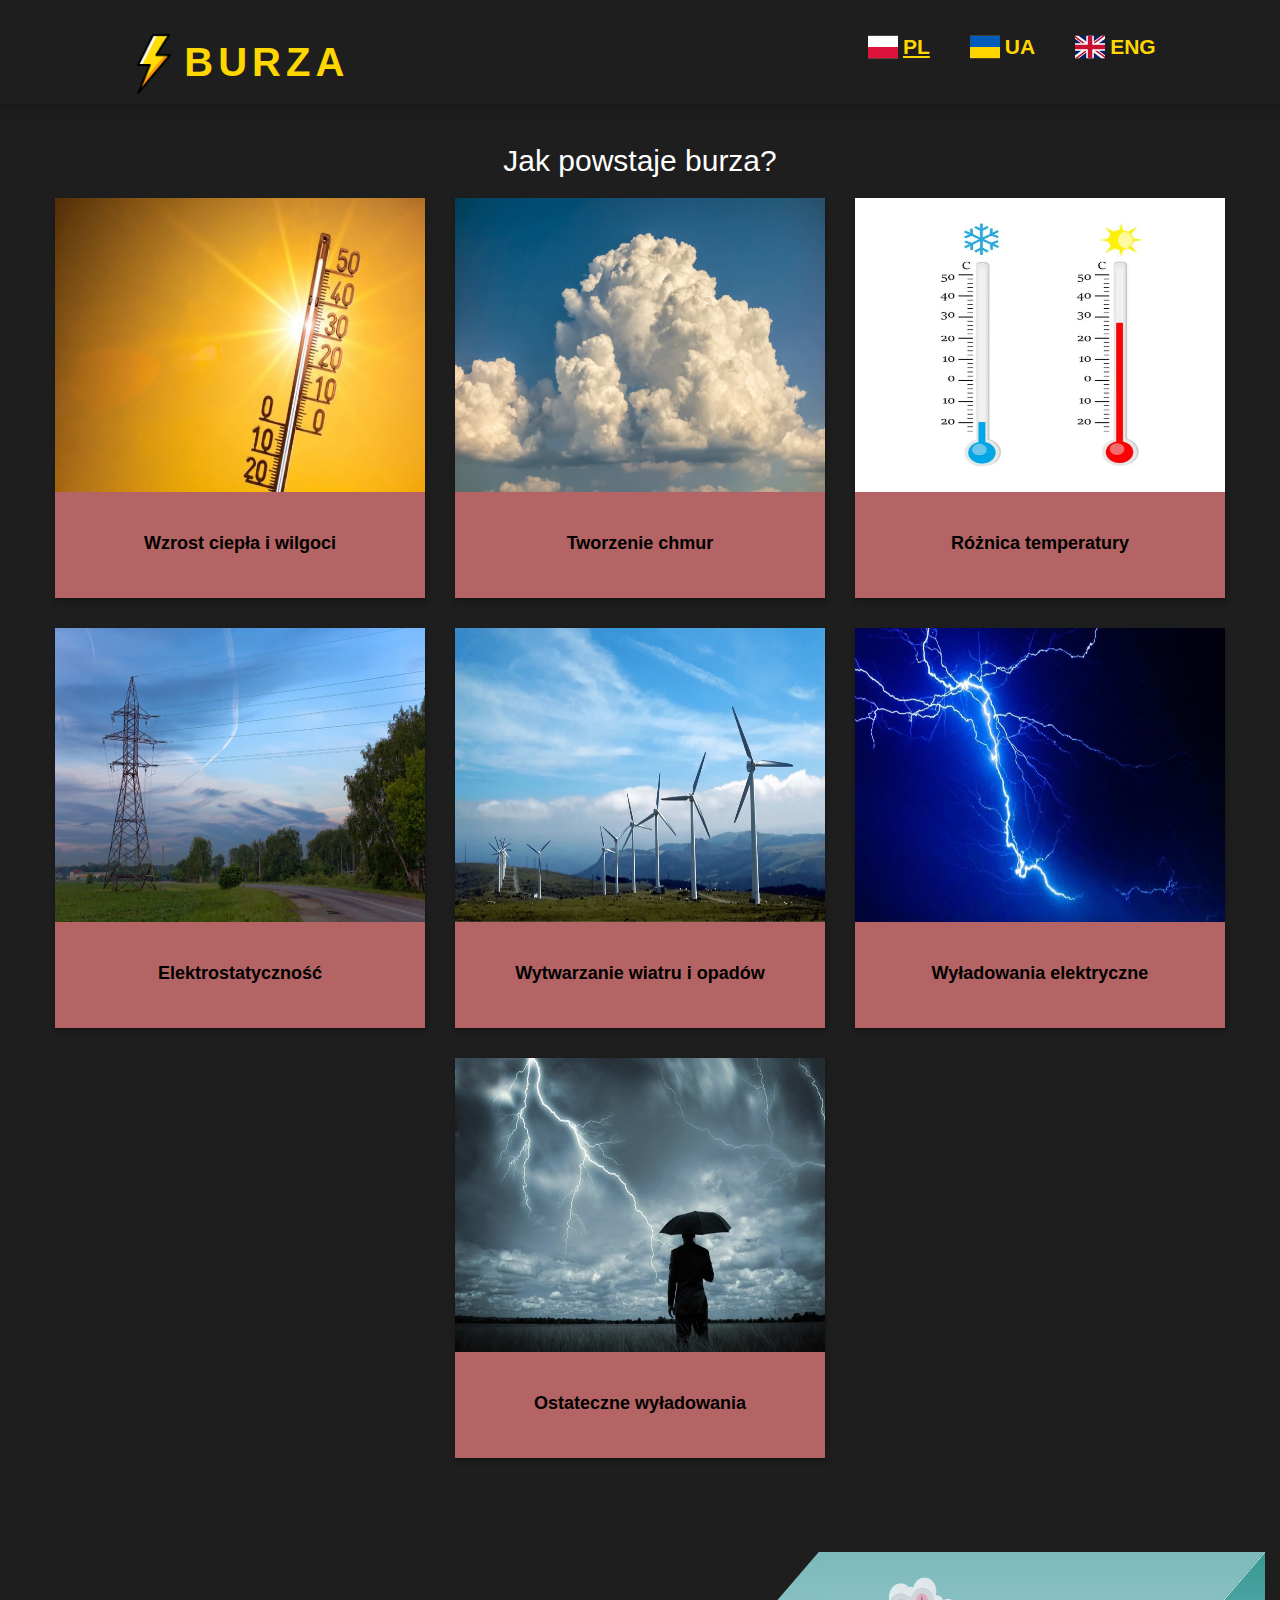
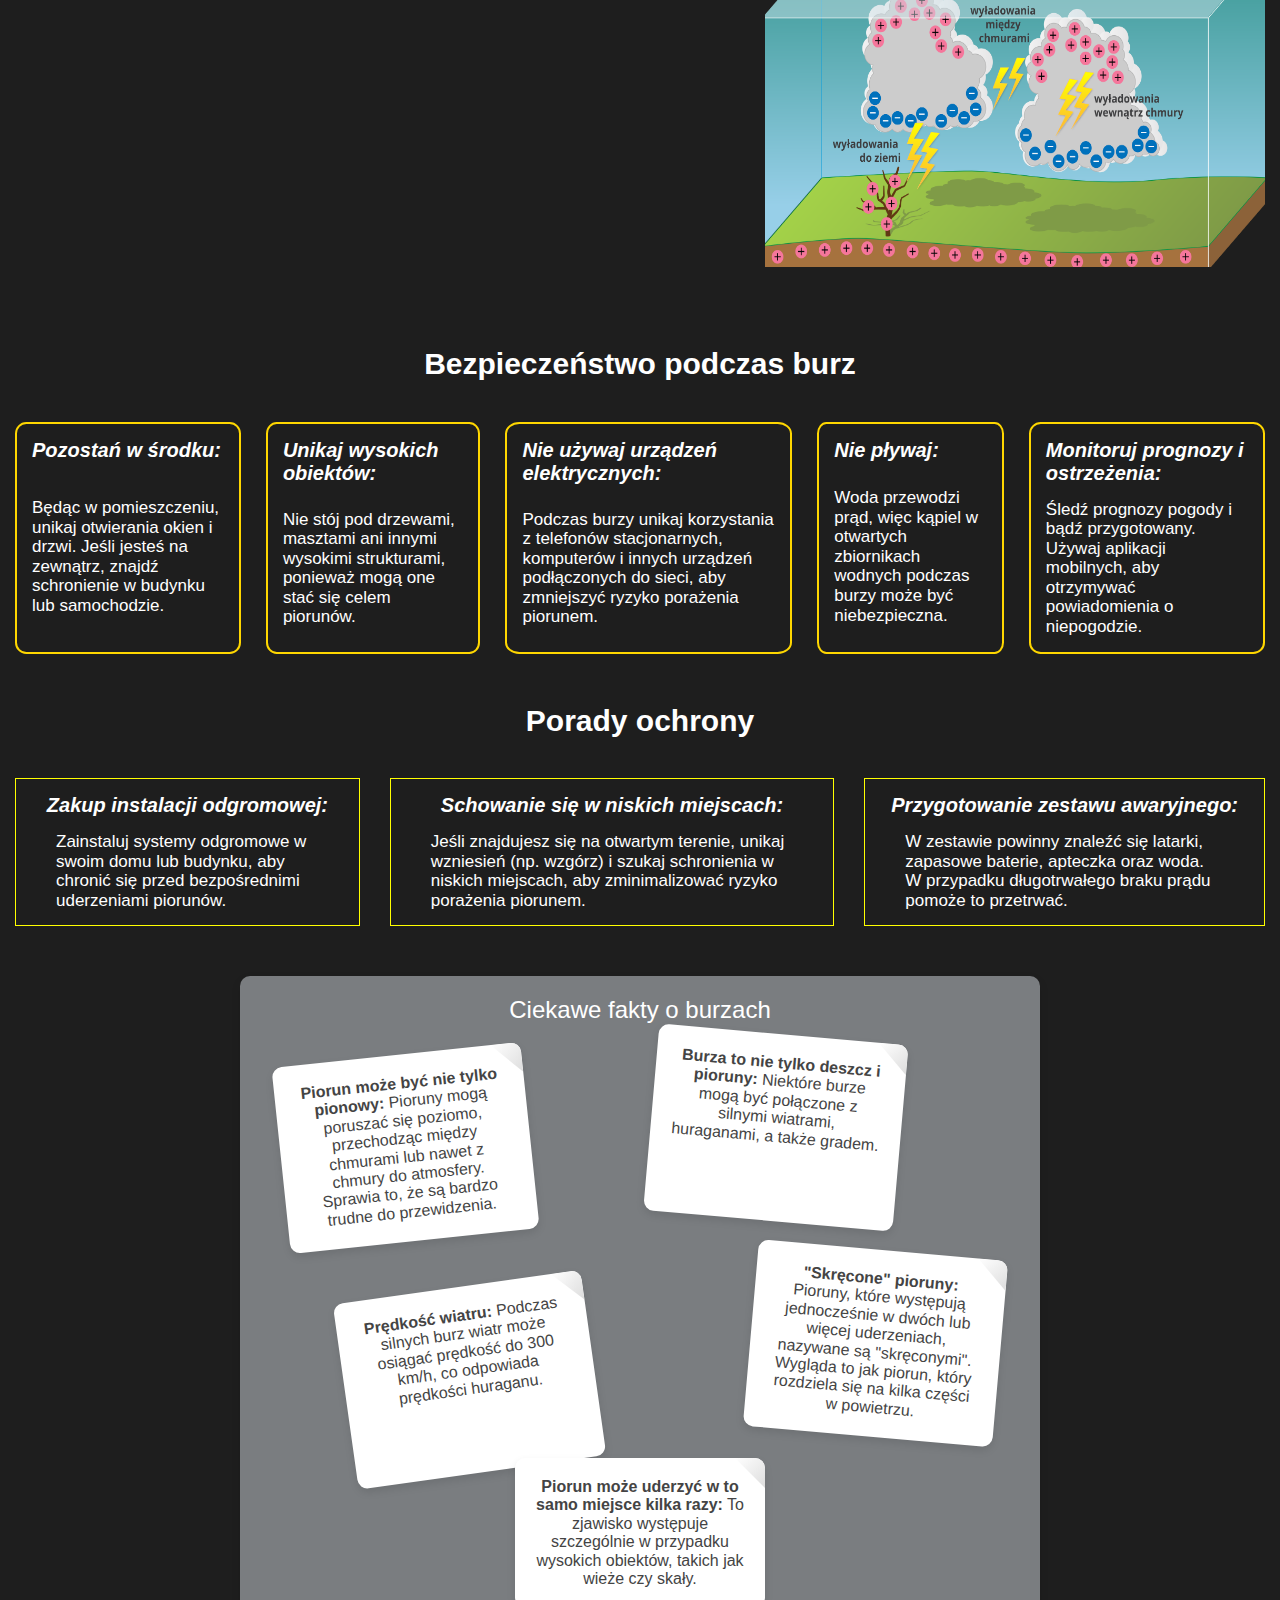
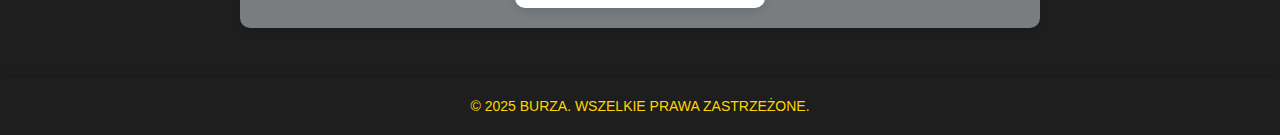
<file: index.html>
<!DOCTYPE html>
<html lang="en">
<head>
    <meta charset="UTF-8">
    <meta name="viewport" content="width=device-width, initial-scale=1.0">
    <title>Burza</title>
    <link rel="stylesheet" href="./css/reset.css">
    <link rel="stylesheet" href="https://cdnjs.cloudflare.com/ajax/libs/modern-normalize/1.0.0/modern-normalize.min.css"/>
    <link rel="stylesheet" href="./css/styles.css">
    <link rel="preconnect" href="https://fonts.googleapis.com">
    <link rel="preconnect" href="https://fonts.gstatic.com" crossorigin>
    <link href="https://fonts.googleapis.com/css2?family=Raleway:wght@700&family=Roboto:wght@400;500;700;900&display=swap" rel="stylesheet">
    <link rel="icon" type="href" href="./images/storms_favicon.svg">
</head>
<body>
    <header class="header-pl">
        <div class="header-pl-container container">
            <div class="header-pl-block-logo">
                <img src="./images/molnija.png" alt="molniya" width="60px" height="60px" class="header-pl-image">
                <p class="header-pl-logo">BURZA</p>
            </div>

            <ul class="header-pl-list">
                <li class="header-pl-item pl-item">
                    <img src="./images/pl.svg" alt="pl">
                    <a href="./index.html" class="header-pl-pl">PL</a>
                </li>
                <li class="header-pl-item ua-item">
                    <img src="./images/ua.svg" alt="ua">
                    <a href="./ua.html" class="header-pl-ua">UA</a>
                </li>
                <li class="header-pl-item ang-item">
                    <img src="./images/gb.svg" alt="ang">
                    <a href="./ang.html"class="header-pl-ang">ENG</a>
                </li>
            </ul>
        </div>
    </header>
    <main class="page-pl">
        <section class="overlord-pl">
            <div class="overlord-pl-container container">
                <h1 class="overlord-pl-h1">Jak powstaje burza?</h1>
                <ul class="overlord-pl-list">
                    <li class="overlord-pl-item">
                        <div class="overlord-pl-overlay-block">
                                <img class="overlord-pl-photo" src="./images/1termometr_d_850.jpg" alt="Termometr">
                            <div class="overlord-pl-overlay">
                                <h4 class="overlord-pl-description">Ciepłe, wilgotne powietrze unosi się ku górze, ochładzając się i kondensując w chmurę.</h4>
                            </div>
                        </div>
                        <h4 class="overlord-pl-title">Wzrost ciepła i wilgoci</h4>
                    </li>
                    <li class="overlord-pl-item">
                        <div class="overlord-pl-overlay-block">
                                <img class="overlord-pl-photo" src="./images/2chmury.gif" alt="Shutterck">
                            <div class="overlord-pl-overlay">
                                <h4 class="overlord-pl-description">Wilgoć w powietrzu kondensuje się w krople wody, tworząc chmurę burzową (kumulonimbus).</h4>
                            </div>
                        </div>
                        <h4 class="overlord-pl-title">Tworzenie chmur</h4>
                    </li>
                    <li class="overlord-pl-item">
                        <div class="overlord-pl-overlay-block">
                                <img class="overlord-pl-photo" src="./images/3temperatura.jpg" alt="temperatura">
                            <div class="overlord-pl-overlay">
                                <h4 class="overlord-pl-description">Różnice temperatury pomiędzy dolną i górną częścią chmury tworzą prądy konwekcyjne, prowadzące do turbulencji.</h4>
                            </div>
                        </div>
                        <h4 class="overlord-pl-title">Różnica temperatury</h4>
                    </li>
                    <li class="overlord-pl-item">
                        <div class="overlord-pl-overlay-block">
                                <img class="overlord-pl-photo" src="./images/4elektrycznosc.jpg" alt="Elektryka">
                            <div class="overlord-pl-overlay">
                                <h4 class="overlord-pl-description">W chmurze gromadzą się ładunki elektryczne, a ich różnica prowadzi do wyładowania, czyli pioruna.</h4>
                            </div>
                        </div>
                        <h4 class="overlord-pl-title">Elektrostatyczność</h4>
                    </li>
                    <li class="overlord-pl-item">
                        <div class="overlord-pl-overlay-block">
                                <img class="overlord-pl-photo" src="./images/5elektrystancja-wiatra.webp" alt="Elektryka">
                            <div class="overlord-pl-overlay">
                                <h4 class="overlord-pl-description">Wiatr i opady (deszcz, grad, śnieg) tworzą się w wyniku różnicy ciśnienia i temperatury.</h4>
                            </div>
                        </div>
                        <h4 class="overlord-pl-title">Wytwarzanie wiatru i opadów</h4>
                    </li>
                    <li class="overlord-pl-item">
                        <div class="overlord-pl-overlay-block">
                                <img class="overlord-pl-photo" src="./images/6_elektro.jpg" alt="Elektryka">
                            <div class="overlord-pl-overlay">
                                <h4 class="overlord-pl-description">Pioruny to elektryczne wyładowania między obszarami chmury lub chmurą a ziemią.</h4>
                            </div>
                        </div>
                        <h4 class="overlord-pl-title">Wyładowania elektryczne</h4>
                    </li>
                    <li class="overlord-pl-item">
                        <div class="overlord-pl-overlay-block">
                                <img class="overlord-pl-photo" src="./images/7_grom.jpg" alt="grom">
                            <div class="overlord-pl-overlay">
                                <h4 class="overlord-pl-description">Po wyładowaniu elektrycznym powstaje głośny grzmot, wynikający z gwałtownego podgrzania powietrza przez piorun.</h4>
                            </div>
                        </div>
                        <h4 class="overlord-pl-title">Ostateczne wyładowania</h4>
                    </li>
                </ul>
            </div>
        </section>
<section class="dragon-pl">
    <div class="dragon-pl-container container">
        <div class="dragon-pl-block-content">
        <iframe width="560" height="315" src="https://www.youtube.com/embed/67aWOY1XE5Q?si=nbrHmen4TeMuMe-R" title="YouTube video player" frameborder="0" allow="accelerometer; autoplay; clipboard-write; encrypted-media; gyroscope; picture-in-picture; web-share" referrerpolicy="strict-origin-when-cross-origin" allowfullscreen></iframe>
        <img src="./images/cropped_image.png" alt="cropped" class="dragon-pl-photo">
    </div>
    </div>
</section>
<section class="hero-pl">
    <div class="hero-pl-container container">
        <h1 class="hero-pl-title">Bezpieczeństwo podczas burz</h1>
<ul class="hero-pl-list">
    <li class="hero-pl-item">
        <h3 class="hero-pl-h3">Pozostań w środku:</h3>
<p class="hero-pl-description">Będąc w pomieszczeniu, unikaj otwierania okien i drzwi. Jeśli jesteś na zewnątrz, znajdź schronienie w budynku lub samochodzie.</p>
    </li>
    <li class="hero-pl-item">
        <h3 class="hero-pl-h3">Unikaj wysokich obiektów:</h3>
        <p class="hero-pl-description">Nie stój pod drzewami, masztami ani innymi wysokimi strukturami, ponieważ mogą one stać się celem piorunów.</p>
    </li>
    <li class="hero-pl-item">
        <h3 class="hero-pl-h3">Nie używaj urządzeń elektrycznych:</h3>
        <p class="hero-pl-description">Podczas burzy unikaj korzystania z telefonów stacjonarnych, komputerów i innych urządzeń podłączonych do sieci, aby zmniejszyć ryzyko porażenia piorunem.</p>
    </li>
    <li class="hero-pl-item">
        <h3 class="hero-pl-h3">Nie pływaj:</h3>
        <p class="hero-pl-description">Woda przewodzi prąd, więc kąpiel w otwartych zbiornikach wodnych podczas burzy może być niebezpieczna.</p>
    </li>
    <li class="hero-pl-item">
        <h3 class="hero-pl-h3">Monitoruj prognozy i ostrzeżenia:</h3>
        <p class="hero-pl-description">Śledź prognozy pogody i bądź przygotowany. Używaj aplikacji mobilnych, aby otrzymywać powiadomienia o niepogodzie.</p>
    </li>
</ul>
    </div>
</section>
<section class="hydra-pl">
    <div class="hydra-pl-container container">
        <h1 class="hydra-pl-title">Porady ochrony</h1>
<ul class="hydra-pl-list">
    <li class="hydra-pl-item">
        <h3 class="hydra-pl-h3">Zakup instalacji odgromowej:</h3>
<p class="hydra-pl-description">Zainstaluj systemy odgromowe w swoim domu lub budynku, aby chronić się przed bezpośrednimi uderzeniami piorunów.</p>
    </li>
    <li class="hydra-pl-item">
        <h3 class="hydra-pl-h3">Schowanie się w niskich miejscach:</h3>
        <p class="hydra-pl-description">Jeśli znajdujesz się na otwartym terenie, unikaj wzniesień (np. wzgórz) i szukaj schronienia w niskich miejscach, aby zminimalizować ryzyko porażenia piorunem.</p>
    </li>
    <li class="hydra-pl-item">
        <h3 class="hydra-pl-h3">Przygotowanie zestawu awaryjnego:</h3>
        <p class="hydra-pl-description">W zestawie powinny znaleźć się latarki, zapasowe baterie, apteczka oraz woda. W przypadku długotrwałego braku prądu pomoże to przetrwać.</p>
    </li>
</ul>
    </div>
</section>
<section class="facts-pl">
    <h2 class="facts-pl-title">Ciekawe fakty o burzach</h2>
    <div class="facts-pl-container">
        <div class="facts-pl-item" style="transform: rotate(-6deg) translateX(-100px);">
            <strong>Piorun może być nie tylko pionowy:</strong> Pioruny mogą poruszać się poziomo, przechodząc między chmurami lub nawet z chmury do atmosfery. Sprawia to, że są bardzo trudne do przewidzenia.
        </div>
        <div class="facts-pl-item" style="transform: rotate(5deg) translateY(-10px);">
            <strong>Burza to nie tylko deszcz i pioruny:</strong> Niektóre burze mogą być połączone z silnymi wiatrami, huraganami, a także gradem.
        </div>
        <div class="facts-pl-item" style="transform: rotate(-8deg) translateY(30px) translateX(-40px);">
            <strong>Prędkość wiatru:</strong> Podczas silnych burz wiatr może osiągać prędkość do 300 km/h, co odpowiada prędkości huraganu.
        </div>
        <div class="facts-pl-item" style="transform: rotate(5deg) translateY(-10px) translateX(100px);;">
            <strong>"Skręcone" pioruny:</strong> Pioruny, które występują jednocześnie w dwóch lub więcej uderzeniach, nazywane są "skręconymi". Wygląda to jak piorun, który rozdziela się na kilka części w powietrzu.
        </div>
        <div class="facts-pl-item" style="transform: rotate(-deg) translateY(9px) translateX(-15px);">
            <strong>Piorun może uderzyć w to samo miejsce kilka razy:</strong> To zjawisko występuje szczególnie w przypadku wysokich obiektów, takich jak wieże czy skały.
        </div>
    </div>
</section>
    </main>
    <footer class="footer-pl">
        <div class="footer-pl-container container">
            <p>&copy; 2025 Burza. Wszelkie prawa zastrzeżone.</p>
        </div>
    </footer>
    <script src="./js/index.js"></script>
</body>
</html>
</file>
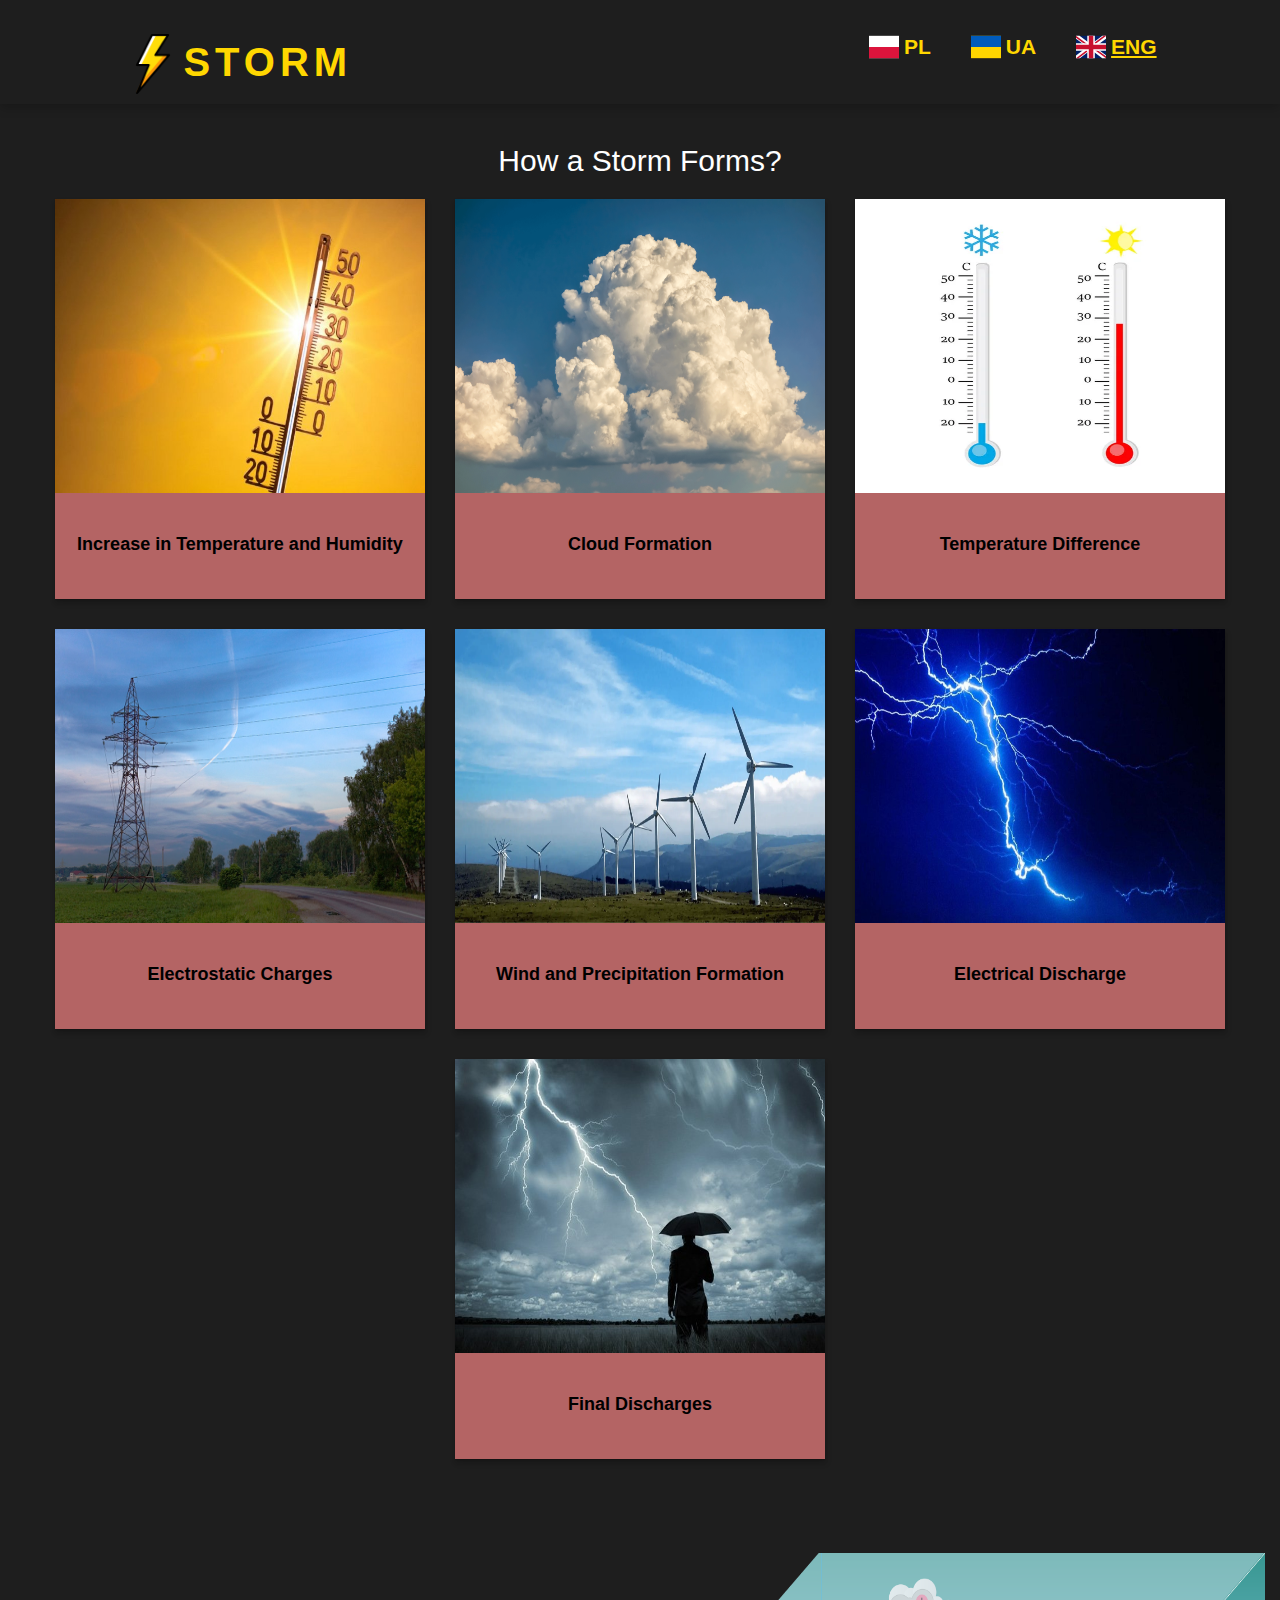
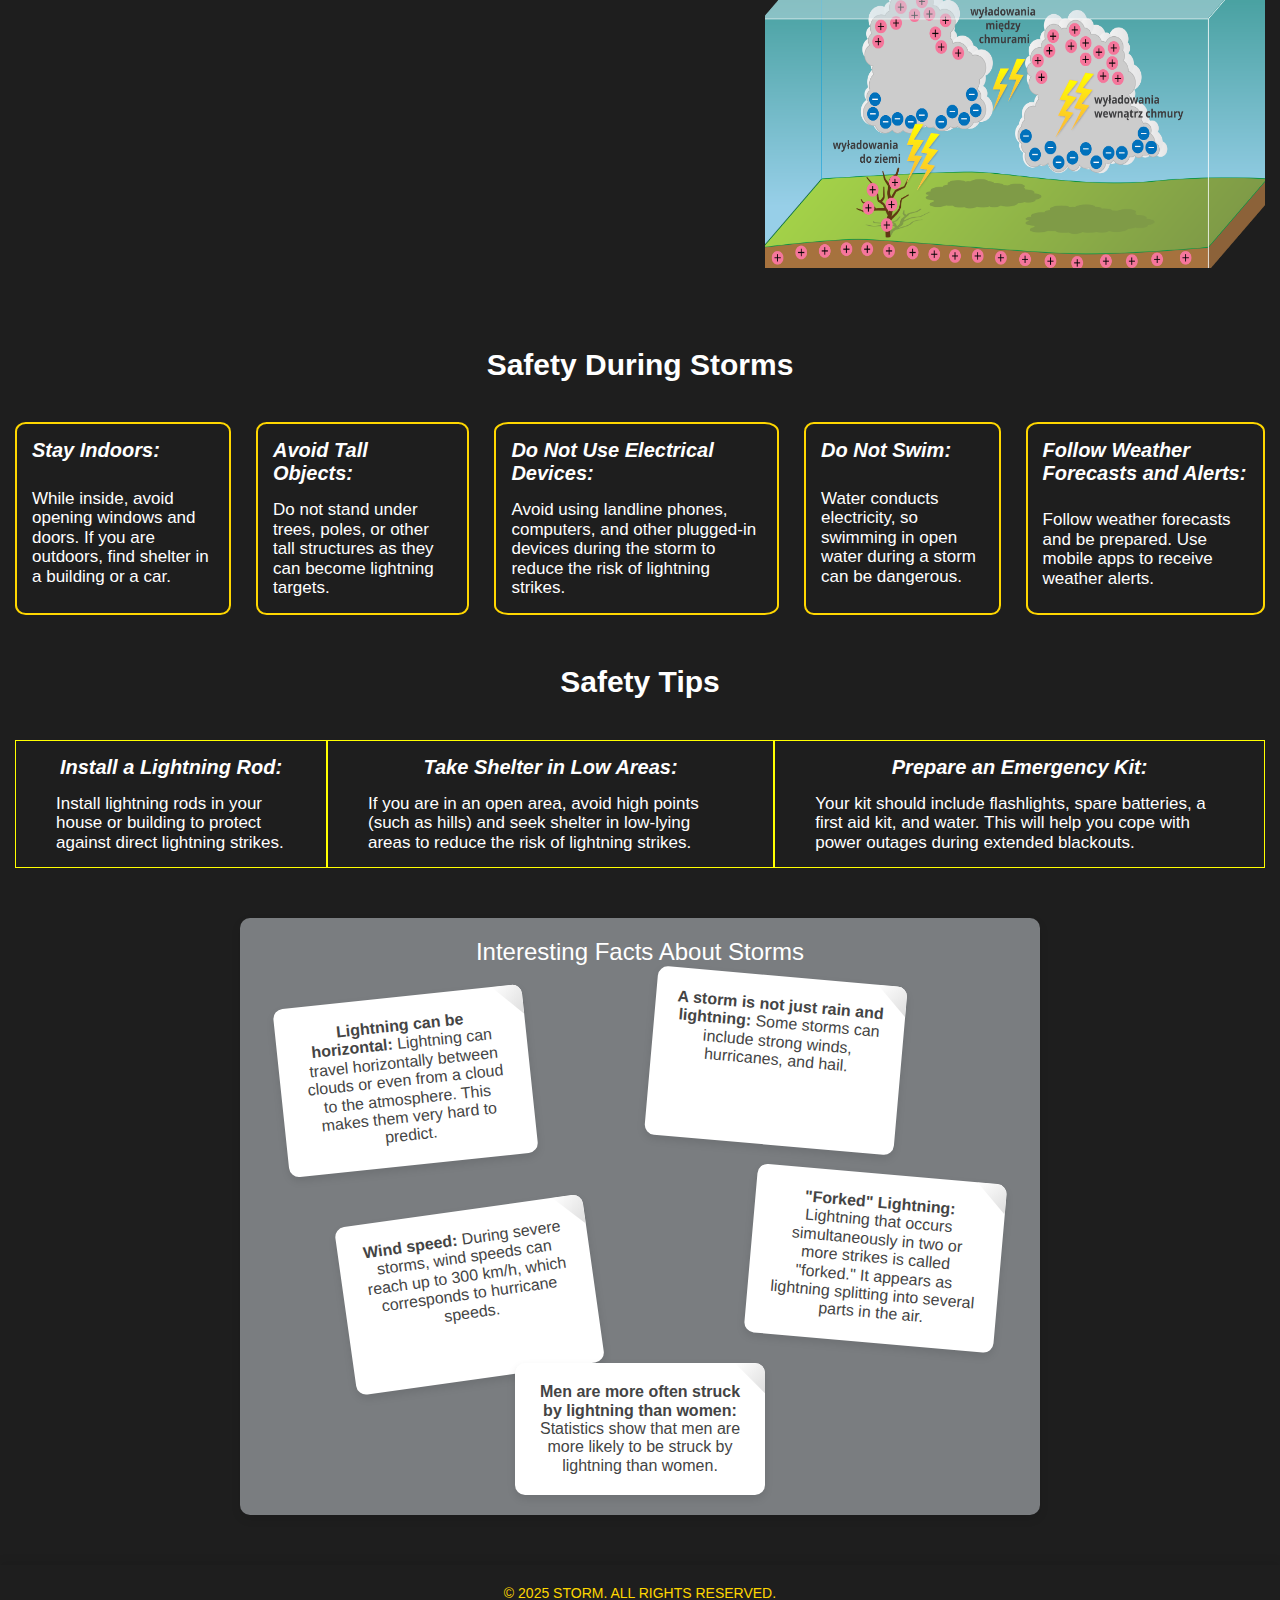
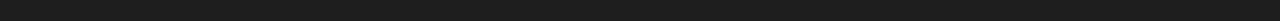
<file: ang.html>
<!DOCTYPE html>
<html lang="en">
<head>
    <meta charset="UTF-8">
    <meta name="viewport" content="width=device-width, initial-scale=1.0">
    <title>Storm</title>
    <link rel="stylesheet" href="./css/reset.css">
    <link rel="stylesheet" href="https://cdnjs.cloudflare.com/ajax/libs/modern-normalize/1.0.0/modern-normalize.min.css"/>
    <link rel="stylesheet" href="./css/styles.css">
    <link rel="preconnect" href="https://fonts.googleapis.com">
    <link rel="preconnect" href="https://fonts.gstatic.com" crossorigin>
    <link href="https://fonts.googleapis.com/css2?family=Raleway:wght@700&family=Roboto:wght@400;500;700;900&display=swap" rel="stylesheet">
    <link rel="icon" type="href" href="./images/storms_favicon.svg">
</head>
<body>
    <header class="header-eng">
        <div class="header-eng-container container">
            <div class="header-eng-block-logo">
                <img src="./images/molnija.png" alt="lightning" width="60px" height="60px" class="header-eng-image">
                <p class="header-eng-logo">STORM</p>
            </div>

            <ul class="header-eng-list">
                <li class="header-eng-item pl-item">
                    <img src="./images/pl.svg" alt="pl">
                    <a href="./index.html" class="header-eng-pl">PL</a>
                </li>
                <li class="header-eng-item ua-item">
                    <img src="./images/ua.svg" alt="ua">
                    <a href="./ua.html" class="header-eng-ua">UA</a>
                </li>
                <li class="header-eng-item ang-item">
                    <img src="./images/gb.svg" alt="ang">
                    <a href="./ang.html"class="header-eng-ang">ENG</a>
                </li>
            </ul>
        </div>
    </header>
    <main class="page-eng">
        <section class="overlord-eng">
            <div class="overlord-eng-container container">
                <h1 class="overlord-eng-h1">How a Storm Forms?</h1>
                <ul class="overlord-eng-list">
                    <li class="overlord-eng-item">
                        <div class="overlord-eng-overlay-block">
                                <img class="overlord-eng-photo" src="./images/1termometr_d_850.jpg" alt="Thermometer">
                            <div class="overlord-eng-overlay">
                                <h4 class="overlord-eng-description">Warm, moist air rises upwards, cooling and condensing into a cloud.</h4>
                            </div>
                        </div>
                        <h4 class="overlord-eng-title">Increase in Temperature and Humidity</h4>
                    </li>
                    <li class="overlord-eng-item">
                        <div class="overlord-eng-overlay-block">
                                <img class="overlord-eng-photo" src="./images/2chmury.gif" alt="Clouds">
                            <div class="overlord-eng-overlay">
                                <h4 class="overlord-eng-description">The moisture in the air condenses into water droplets, forming a thundercloud (cumulonimbus).</h4>
                            </div>
                        </div>
                        <h4 class="overlord-eng-title">Cloud Formation</h4>
                    </li>
                    <li class="overlord-eng-item">
                        <div class="overlord-eng-overlay-block">
                                <img class="overlord-eng-photo" src="./images/3temperatura.jpg" alt="temperature">
                            <div class="overlord-eng-overlay">
                                <h4 class="overlord-eng-description">The temperature difference between the lower and upper parts of the cloud creates convection currents, leading to turbulence.</h4>
                            </div>
                        </div>
                        <h4 class="overlord-eng-title">Temperature Difference</h4>
                    </li>
                    <li class="overlord-eng-item">
                        <div class="overlord-eng-overlay-block">
                                <img class="overlord-eng-photo" src="./images/4elektrycznosc.jpg" alt="Electricity">
                            <div class="overlord-eng-overlay">
                                <h4 class="overlord-eng-description">The cloud accumulates electrical charges, and the difference leads to discharge, i.e., lightning.</h4>
                            </div>
                        </div>
                        <h4 class="overlord-eng-title">Electrostatic Charges</h4>
                    </li>
                    <li class="overlord-eng-item">
                        <div class="overlord-eng-overlay-block">
                                <img class="overlord-eng-photo" src="./images/5elektrystancja-wiatra.webp" alt="Electricity">
                            <div class="overlord-eng-overlay">
                                <h4 class="overlord-eng-description">Wind and precipitation (rain, hail, snow) occur due to the pressure and temperature difference.</h4>
                            </div>
                        </div>
                        <h4 class="overlord-eng-title">Wind and Precipitation Formation</h4>
                    </li>
                    <li class="overlord-eng-item">
                        <div class="overlord-eng-overlay-block">
                                <img class="overlord-eng-photo" src="./images/6_elektro.jpg" alt="Electricity">
                            <div class="overlord-eng-overlay">
                                <h4 class="overlord-eng-description">Lightning is an electrical discharge between areas of the cloud or between the cloud and the ground.</h4>
                            </div>
                        </div>
                        <h4 class="overlord-eng-title">Electrical Discharge</h4>
                    </li>
                    <li class="overlord-eng-item">
                        <div class="overlord-eng-overlay-block">
                                <img class="overlord-eng-photo" src="./images/7_grom.jpg" alt="Thunder">
                            <div class="overlord-eng-overlay">
                                <h4 class="overlord-eng-description">After the electrical discharge, thunder is produced, caused by the rapid heating of the air by the lightning.</h4>
                            </div>
                        </div>
                        <h4 class="overlord-eng-title">Final Discharges</h4>
                    </li>
                </ul>
            </div>
        </section>
<section class="dragon-eng">
    <div class="dragon-eng-container container">
        <div class="dragon-eng-block-content">
            <iframe width="560" height="315" src="https://www.youtube.com/embed/jfdX1nW-14A?si=O_ncWrgIIS8d1s4b" title="YouTube video player" frameborder="0" allow="accelerometer; autoplay; clipboard-write; encrypted-media; gyroscope; picture-in-picture; web-share" referrerpolicy="strict-origin-when-cross-origin" allowfullscreen></iframe>
        <img src="./images/cropped_image.png" alt="cropped" class="dragon-eng-photo">
    </div>
    </div>
</section>
<section class="hero-eng">
    <div class="hero-eng-container container">
        <h1 class="hero-eng-title">Safety During Storms</h1>
<ul class="hero-eng-list">
    <li class="hero-eng-item">
        <h3 class="hero-eng-h3">Stay Indoors:</h3>
<p class="hero-eng-description">While inside, avoid opening windows and doors. If you are outdoors, find shelter in a building or a car.</p>
    </li>
    <li class="hero-eng-item">
        <h3 class="hero-eng-h3">Avoid Tall Objects:</h3>
        <p class="hero-eng-description">Do not stand under trees, poles, or other tall structures as they can become lightning targets.</p>
    </li>
    <li class="hero-eng-item">
        <h3 class="hero-eng-h3">Do Not Use Electrical Devices:</h3>
        <p class="hero-eng-description">Avoid using landline phones, computers, and other plugged-in devices during the storm to reduce the risk of lightning strikes.</p>
    </li>
    <li class="hero-eng-item">
        <h3 class="hero-eng-h3">Do Not Swim:</h3>
        <p class="hero-eng-description">Water conducts electricity, so swimming in open water during a storm can be dangerous.</p>
    </li>
    <li class="hero-eng-item">
        <h3 class="hero-eng-h3">Follow Weather Forecasts and Alerts:</h3>
        <p class="hero-eng-description">Follow weather forecasts and be prepared. Use mobile apps to receive weather alerts.</p>
    </li>
</ul>
    </div>
</section>
<section class="hydra-eng">
    <div class="hydra-eng-container container">
        <h1 class="hydra-eng-title">Safety Tips</h1>
<ul class="hydra-eng-list">
    <li class="hydra-eng-item">
        <h3 class="hydra-eng-h3">Install a Lightning Rod:</h3>
<p class="hydra-eng-description">Install lightning rods in your house or building to protect against direct lightning strikes.</p>
    </li>
    <li class="hydra-eng-item">
        <h3 class="hydra-eng-h3">Take Shelter in Low Areas:</h3>
        <p class="hydra-eng-description">If you are in an open area, avoid high points (such as hills) and seek shelter in low-lying areas to reduce the risk of lightning strikes.</p>
    </li>
    <li class="hydra-eng-item">
        <h3 class="hydra-eng-h3">Prepare an Emergency Kit:</h3>
        <p class="hydra-eng-description">Your kit should include flashlights, spare batteries, a first aid kit, and water. This will help you cope with power outages during extended blackouts.</p>
    </li>
</ul>
    </div>
</section>
<section class="facts-eng">
    <h2 class="facts-eng-title">Interesting Facts About Storms</h2>
    <div class="facts-eng-container">
        <div class="facts-eng-item" style="transform: rotate(-6deg) translateX(-100px);">
            <strong>Lightning can be horizontal:</strong> Lightning can travel horizontally between clouds or even from a cloud to the atmosphere. This makes them very hard to predict.
        </div>
        <div class="facts-eng-item" style="transform: rotate(5deg) translateY(-10px);">
            <strong>A storm is not just rain and lightning:</strong> Some storms can include strong winds, hurricanes, and hail.
        </div>
        <div class="facts-eng-item" style="transform: rotate(-8deg) translateY(30px) translateX(-40px);">
            <strong>Wind speed:</strong> During severe storms, wind speeds can reach up to 300 km/h, which corresponds to hurricane speeds.
        </div>
        <div class="facts-eng-item" style="transform: rotate(5deg) translateY(-10px) translateX(100px);;">
            <strong>"Forked" Lightning:</strong> Lightning that occurs simultaneously in two or more strikes is called "forked." It appears as lightning splitting into several parts in the air.
        </div>
        <div class="facts-eng-item" style="transform: rotate(-deg) translateY(9px) translateX(-15px);">
            <strong>Men are more often struck by lightning than women:</strong> Statistics show that men are more likely to be struck by lightning than women.
        </div>
    </div>
</section>
</main>
<footer class="footer-eng">
    <div class="footer-eng-container container">
        <p>&copy; 2025 Storm. All rights reserved.</p>
    </div>
</footer>
<script src="./js/index.js"></script>
</body>
</html>
</file>
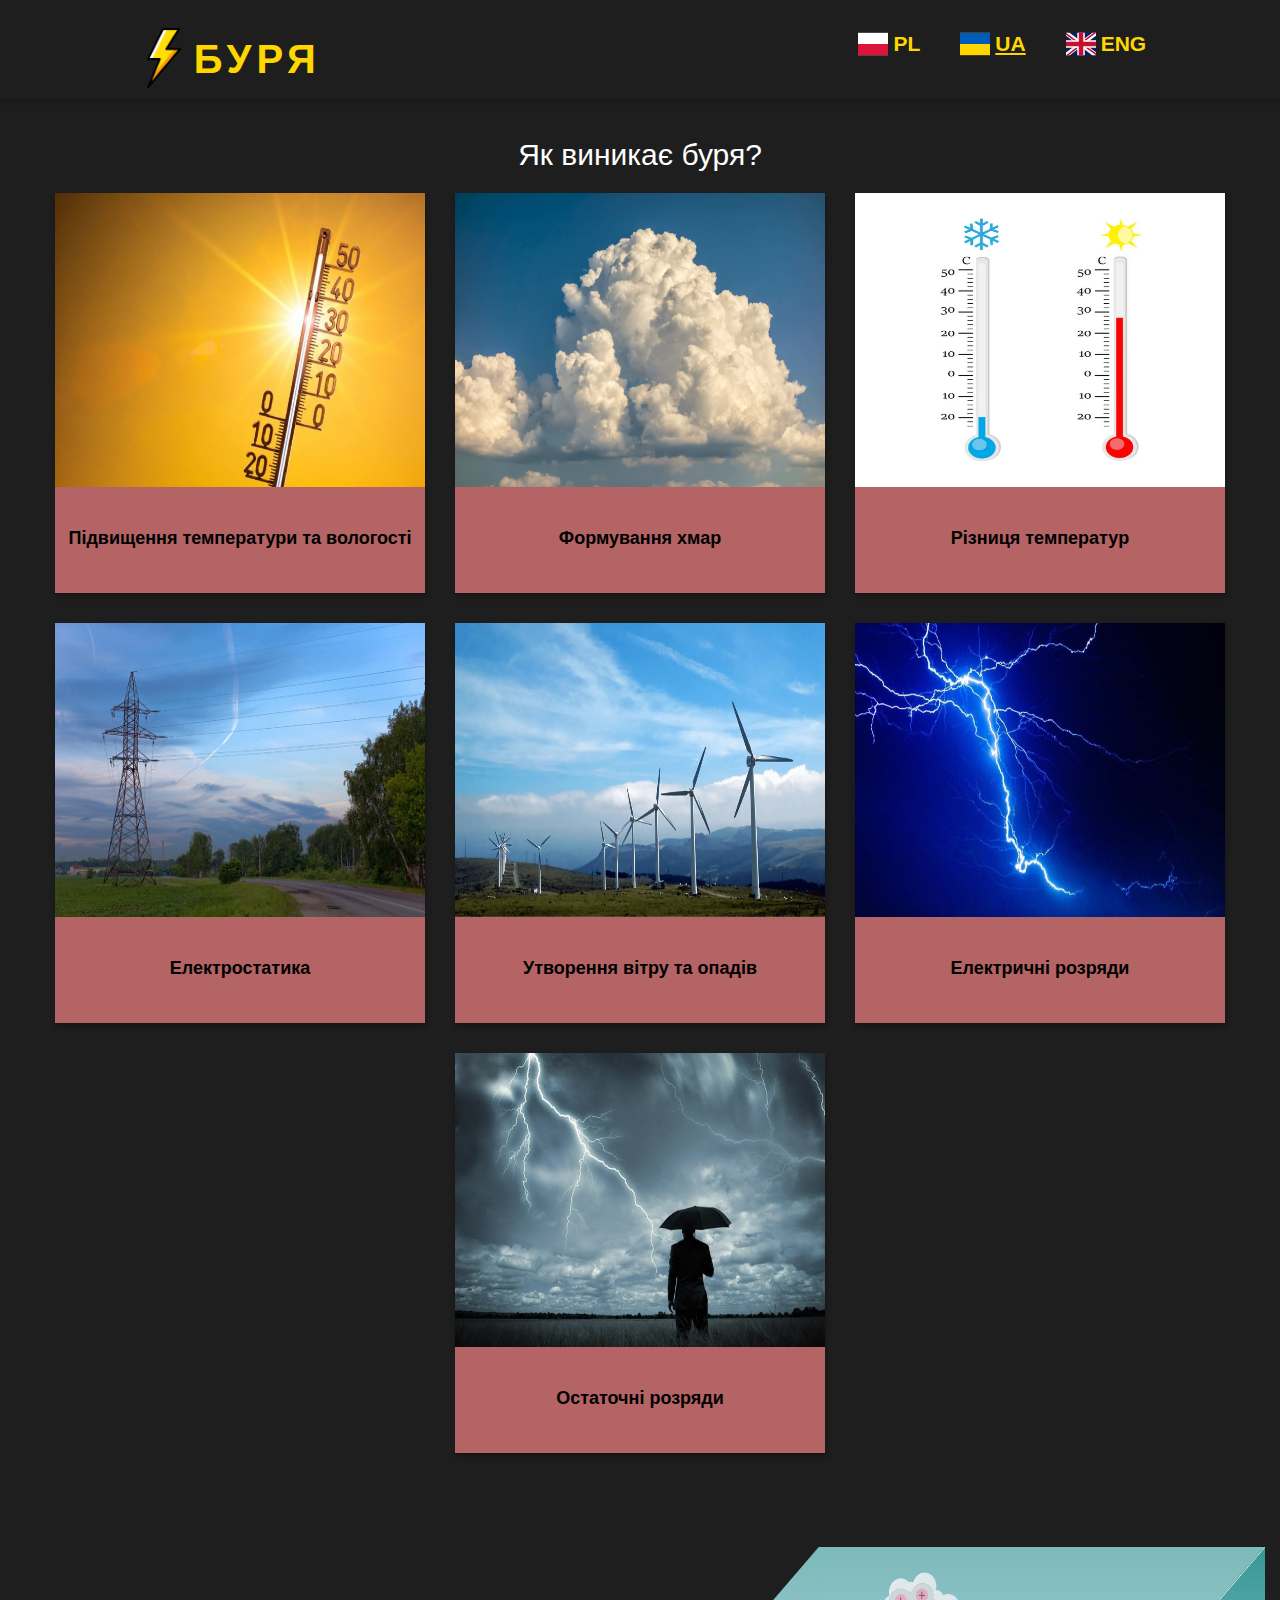
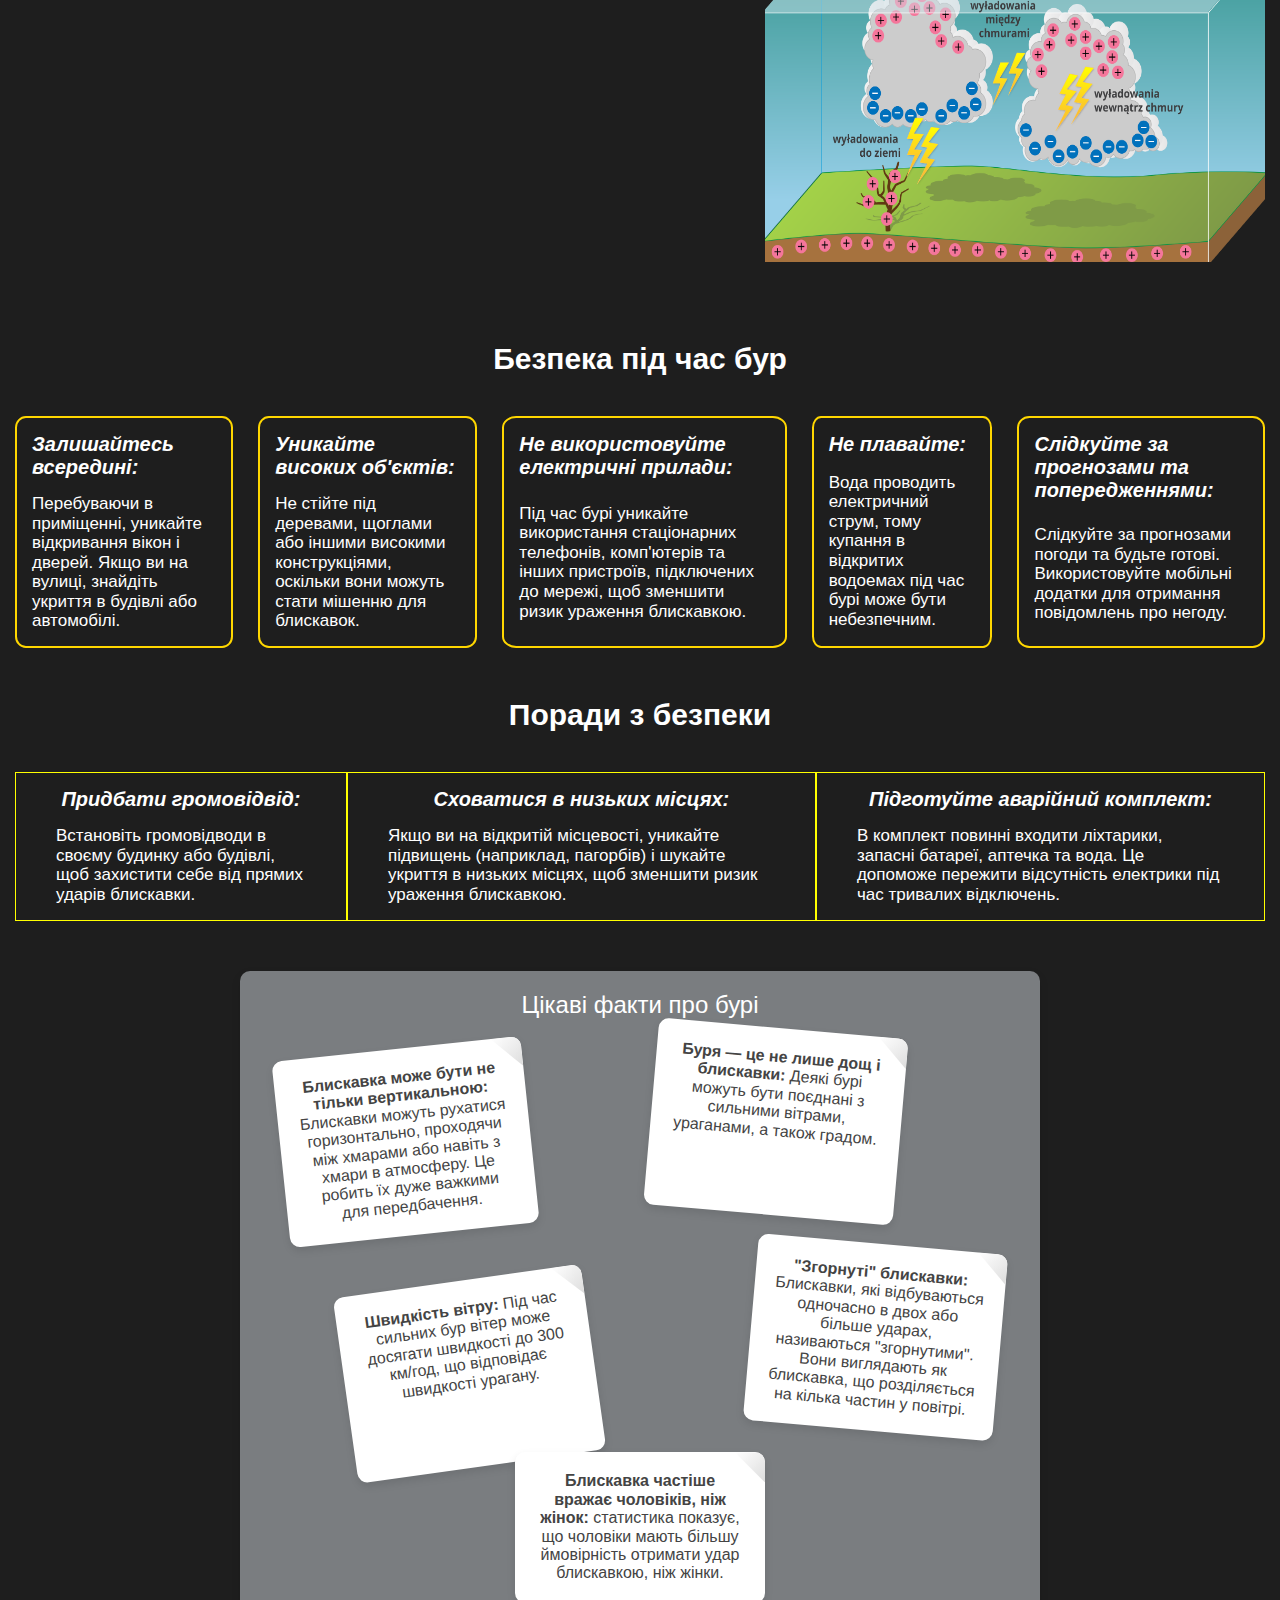
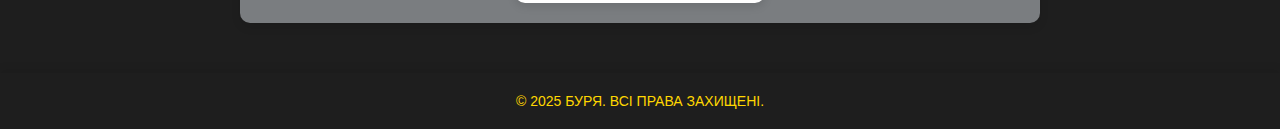
<file: ua.html>
<!DOCTYPE html>
<html lang="uk">
<head>
    <meta charset="UTF-8">
    <meta name="viewport" content="width=device-width, initial-scale=1.0">
    <title>Буря</title>
    <link rel="stylesheet" href="./css/reset.css">
    <link rel="stylesheet" href="https://cdnjs.cloudflare.com/ajax/libs/modern-normalize/1.0.0/modern-normalize.min.css"/>
    <link rel="stylesheet" href="./css/styles.css">
    <link rel="preconnect" href="https://fonts.googleapis.com">
    <link rel="preconnect" href="https://fonts.gstatic.com" crossorigin>
    <link href="https://fonts.googleapis.com/css2?family=Raleway:wght@700&family=Roboto:wght@400;500;700;900&display=swap" rel="stylesheet">
    <link rel="icon" type="href" href="./images/storms_favicon.svg">
</head>
<body>
    <header class="header-ua">
        <div class="header-ua-container container">
            <div class="header-ua-block-logo">
                <img src="./images/molnija.png" alt="молнія" width="60px" height="60px" class="header-ua-image">
                <p class="header-ua-logo">БУРЯ</p>
            </div>

            <ul class="header-ua-list">
                <li class="header-ua-item pl-item">
                    <img src="./images/pl.svg" alt="pl">
                    <a href="./index.html" class="header-ua-pl">PL</a>
                </li>
                <li class="header-ua-item ua-item">
                    <img src="./images/ua.svg" alt="ua">
                    <a href="./ua.html" class="header-ua-ua">UA</a>
                </li>
                <li class="header-ua-item ang-item">
                    <img src="./images/gb.svg" alt="ang">
                    <a href="./ang.html"class="header-ua-ang">ENG</a>
                </li>
            </ul>
        </div>
    </header>
    <main class="page-ua">
        <section class="overlord-ua">
            <div class="overlord-ua-container container">
                <h1 class="overlord-ua-h1">Як виникає буря?</h1>
                <ul class="overlord-ua-list">
                    <li class="overlord-ua-item">
                        <div class="overlord-ua-overlay-block">
                                <img class="overlord-ua-photo" src="./images/1termometr_d_850.jpg" alt="Термометр">
                            <div class="overlord-ua-overlay">
                                <h4 class="overlord-ua-description">Тепле, вологе повітря піднімається вгору, охолоджуючись і конденсуючись у хмару.</h4>
                            </div>
                        </div>
                        <h4 class="overlord-ua-title">Підвищення температури та вологості</h4>
                    </li>
                    <li class="overlord-ua-item">
                        <div class="overlord-ua-overlay-block">
                                <img class="overlord-ua-photo" src="./images/2chmury.gif" alt="Shutterck">
                            <div class="overlord-ua-overlay">
                                <h4 class="overlord-ua-description">Волога в повітрі конденсується в краплі води, утворюючи грозову хмару (кумулонімбус).</h4>
                            </div>
                        </div>
                        <h4 class="overlord-ua-title">Формування хмар</h4>
                    </li>
                    <li class="overlord-ua-item">
                        <div class="overlord-ua-overlay-block">
                                <img class="overlord-ua-photo" src="./images/3temperatura.jpg" alt="температура">
                            <div class="overlord-ua-overlay">
                                <h4 class="overlord-ua-description">Різниця температури між нижньою та верхньою частинами хмари створює конвективні потоки, що призводять до турбулентності.</h4>
                            </div>
                        </div>
                        <h4 class="overlord-ua-title">Різниця температур</h4>
                    </li>
                    <li class="overlord-ua-item">
                        <div class="overlord-ua-overlay-block">
                                <img class="overlord-ua-photo" src="./images/4elektrycznosc.jpg" alt="Електрика">
                            <div class="overlord-ua-overlay">
                                <h4 class="overlord-ua-description">У хмарі накопичуються електричні заряди, а їх різниця призводить до розряду, тобто блискавки.</h4>
                            </div>
                        </div>
                        <h4 class="overlord-ua-title">Електростатика</h4>
                    </li>
                    <li class="overlord-ua-item">
                        <div class="overlord-ua-overlay-block">
                                <img class="overlord-ua-photo" src="./images/5elektrystancja-wiatra.webp" alt="Електрика">
                            <div class="overlord-ua-overlay">
                                <h4 class="overlord-ua-description">Вітер та опади (дощ, град, сніг) утворюються внаслідок різниці тиску та температури.</h4>
                            </div>
                        </div>
                        <h4 class="overlord-ua-title">Утворення вітру та опадів</h4>
                    </li>
                    <li class="overlord-ua-item">
                        <div class="overlord-ua-overlay-block">
                                <img class="overlord-ua-photo" src="./images/6_elektro.jpg" alt="Електрика">
                            <div class="overlord-ua-overlay">
                                <h4 class="overlord-ua-description">Блискавки — це електричні розряди між областями хмари або хмарою та землею.</h4>
                            </div>
                        </div>
                        <h4 class="overlord-ua-title">Електричні розряди</h4>
                    </li>
                    <li class="overlord-ua-item">
                        <div class="overlord-ua-overlay-block">
                                <img class="overlord-ua-photo" src="./images/7_grom.jpg" alt="грім">
                            <div class="overlord-ua-overlay">
                                <h4 class="overlord-ua-description">Після електричного розряду утворюється гучний грім, що виникає через різке нагрівання повітря блискавкою.</h4>
                            </div>
                        </div>
                        <h4 class="overlord-ua-title">Остаточні розряди</h4>
                    </li>
                </ul>
            </div>
        </section>
<section class="dragon-ua">
    <div class="dragon-ua-container container">
        <div class="dragon-ua-block-content">
            <iframe width="560" height="315" src="https://www.youtube.com/embed/onzY94JccPY?si=_WOm0QMohzaTvEl-" title="YouTube video uaayer" frameborder="0" allow="accelerometer; autouaay; clipboard-write; encrypted-media; gyroscope; picture-in-picture; web-share" referrerpolicy="strict-origin-when-cross-origin" allowfullscreen></iframe>
        <img src="./images/cropped_image.png" alt="cropped" class="dragon-ua-photo">
    </div>
    </div>
</section>
<section class="hero-ua">
    <div class="hero-ua-container container">
        <h1 class="hero-ua-title">Безпека під час бур</h1>
<ul class="hero-ua-list">
    <li class="hero-ua-item">
        <h3 class="hero-ua-h3">Залишайтесь всередині:</h3>
<p class="hero-ua-description">Перебуваючи в приміщенні, уникайте відкривання вікон і дверей. Якщо ви на вулиці, знайдіть укриття в будівлі або автомобілі.</p>
    </li>
    <li class="hero-ua-item">
        <h3 class="hero-ua-h3">Уникайте високих об'єктів:</h3>
        <p class="hero-ua-description">Не стійте під деревами, щоглами або іншими високими конструкціями, оскільки вони можуть стати мішенню для блискавок.</p>
    </li>
    <li class="hero-ua-item">
        <h3 class="hero-ua-h3">Не використовуйте електричні прилади:</h3>
        <p class="hero-ua-description">Під час бурі уникайте використання стаціонарних телефонів, комп'ютерів та інших пристроїв, підключених до мережі, щоб зменшити ризик ураження блискавкою.</p>
    </li>
    <li class="hero-ua-item">
        <h3 class="hero-ua-h3">Не плавайте:</h3>
        <p class="hero-ua-description">Вода проводить електричний струм, тому купання в відкритих водоемах під час бурі може бути небезпечним.</p>
    </li>
    <li class="hero-ua-item">
        <h3 class="hero-ua-h3">Слідкуйте за прогнозами та попередженнями:</h3>
        <p class="hero-ua-description">Слідкуйте за прогнозами погоди та будьте готові. Використовуйте мобільні додатки для отримання повідомлень про негоду.</p>
    </li>
</ul>
    </div>
</section>
<section class="hydra-ua">
    <div class="hydra-ua-container container">
        <h1 class="hydra-ua-title">Поради з безпеки</h1>
<ul class="hydra-ua-list">
    <li class="hydra-ua-item">
        <h3 class="hydra-ua-h3">Придбати громовідвід:</h3>
<p class="hydra-ua-description">Встановіть громовідводи в своєму будинку або будівлі, щоб захистити себе від прямих ударів блискавки.</p>
    </li>
    <li class="hydra-ua-item">
        <h3 class="hydra-ua-h3">Сховатися в низьких місцях:</h3>
        <p class="hydra-ua-description">Якщо ви на відкритій місцевості, уникайте підвищень (наприклад, пагорбів) і шукайте укриття в низьких місцях, щоб зменшити ризик ураження блискавкою.</p>
    </li>
    <li class="hydra-ua-item">
        <h3 class="hydra-ua-h3">Підготуйте аварійний комплект:</h3>
        <p class="hydra-ua-description">В комплект повинні входити ліхтарики, запасні батареї, аптечка та вода. Це допоможе пережити відсутність електрики під час тривалих відключень.</p>
    </li>
</ul>
    </div>
</section>
<section class="facts-ua">
    <h2 class="facts-ua-title">Цікаві факти про бурі</h2>
    <div class="facts-ua-container">
        <div class="facts-ua-item" style="transform: rotate(-6deg) translateX(-100px);">
            <strong>Блискавка може бути не тільки вертикальною:</strong> Блискавки можуть рухатися горизонтально, проходячи між хмарами або навіть з хмари в атмосферу. Це робить їх дуже важкими для передбачення.
        </div>
        <div class="facts-ua-item" style="transform: rotate(5deg) translateY(-10px);">
            <strong>Буря — це не лише дощ і блискавки:</strong> Деякі бурі можуть бути поєднані з сильними вітрами, ураганами, а також градом.
        </div>
        <div class="facts-ua-item" style="transform: rotate(-8deg) translateY(30px) translateX(-40px);">
            <strong>Швидкість вітру:</strong> Під час сильних бур вітер може досягати швидкості до 300 км/год, що відповідає швидкості урагану.
        </div>
        <div class="facts-ua-item" style="transform: rotate(5deg) translateY(-10px) translateX(100px);;">
            <strong>"Згорнуті" блискавки:</strong> Блискавки, які відбуваються одночасно в двох або більше ударах, називаються "згорнутими". Вони виглядають як блискавка, що розділяється на кілька частин у повітрі.
        </div>
        <div class="facts-ua-item" style="transform: rotate(-deg) translateY(9px) translateX(-15px);">
            <strong>Блискавка частіше вражає чоловіків, ніж жінок:</strong> статистика показує, що чоловіки мають більшу ймовірність отримати удар блискавкою, ніж жінки.
        </div>
    </div>
</section>

</main>
<footer class="footer-ua">
    <div class="footer-ua-container container">
        <p>&copy; 2025 Буря. Всі права захищені.</p>
    </div>
</footer>
<script src="./js/index.js"></script>
</body>
</html>
</file>
<file: css/styles.css>
body {
    font-family: Arial, sans-serif;
    background-color: #1E1E1E;
}
.container {
    max-width: 1400px;
	margin: 0 auto;
	padding: 0 15px;
}
.header-pl {
    padding-bottom: 10px;
    margin-bottom: 40px;
    box-shadow: 0 4px 10px rgba(0, 0, 0, 0.2);
}
.header-pl-container {
    display: flex;
    justify-content: space-around;
}
.header-pl-block-logo {
    display: flex;


    font-family: 'Arial', sans-serif;
    font-size: 80px;
    font-weight: bold;
    color: #FFD700;
    letter-spacing: 5px;
    text-transform: uppercase;
   
}
.header-pl-image {
margin-top: 15%;
}
.header-pl-logo {
    font-size: 40px;
    color: #FFD700;
    animation: glow 1.5s ease-in-out infinite alternate;
    padding-top: 30px;
    display: flex;
    justify-content: center;
    align-items: center;
}
@keyframes glow {
    0% {
        text-shadow: 0 0 5px #FFD700, 0 0 10px #FFD700, 0 0 15px #FFD700;
    }
    100% {
        text-shadow: 0 0 20px #FFD700, 0 0 30px #FFD700, 0 0 50px #FFD700;
    }
}
a {
    text-decoration: none;
}
.header-pl-list {
    display: flex;
    gap: 40px;
    align-items: center;
    padding-left: 300px;
    font-size: 21px;
    font-weight: 600;
}
.header-pl-item {
    display: flex;
    gap: 5px;
}
.header-pl-pl {
    color: #FFD700;
    text-decoration: underline;
}
.header-pl-ua {
    color: #FFD700;
}
.header-pl-ang {
    color: #FFD700;
}



.overlord-pl {
    margin-bottom: 94px;
}
.overlord-pl-container {
}
.overlord-pl-h1 {
display: flex;
justify-content: center;
color: #FFF;
font-size: 30px;
padding-bottom: 20px;
}
.overlord-pl-list {
    display: flex;
    flex: 1 1 calc((100% - 30px * 3) / 4);
    flex-wrap: wrap;
    justify-content: center;
    gap: 30px;
}
.overlord-pl-item {
    height: 400px;
    flex-shrink: 0;
    background: #FFF;
    box-shadow: 1px 4px 6px 0px rgba(0, 0, 0, 0.16), 0px 4px 4px 0px rgba(0, 0, 0, 0.06), 0px 1px 1px 0px rgba(0, 0, 0, 0.12);
    list-style-type: none;
    background-color: #b46464;
}
.overlord-pl-overlay-block {
    position: relative;
    overflow: hidden;
    
}
.overlord-pl-photo {
    width: 370px;
    height: 294px;
  
}
.overlord-pl-overlay {
    position: absolute;
  top: 0;
  left: 0;
  width: 370px;
  height: 295px;
  flex-shrink: 0;
  background: rgba(33, 150, 243, 0.90);
  transition: transform 250ms ease-in-out;
  transform: translateY(150%);
  display: flex;
  justify-content: center;
  padding-top:65px;
  
}
.overlord-pl-description {
    
    color: #FFF;
    font-size: 18px;
    font-style: normal;
    font-weight: 400;
    line-height: 28px;
    letter-spacing: 0.54px;
    width: 322px;
    
}
.overlord-pl-title {
    display: flex;
    justify-content: center;
padding-top: 41px;
    font-size: 18px;
    background-color: #b46464;
font-weight: 600;
}

.overlord-pl-item:hover{
    background-color: #b46464;
  box-shadow: 1px 4px 6px 0px rgba(0, 0, 0, 0.16), 0px 4px 4px 0px rgba(0, 0, 0, 0.06), 0px 1px 1px 0px rgba(0, 0, 0, 0.12);
  width: 370px;
  height: 400px;
}


  .overlord-pl-item:hover .overlord-pl-overlay{
    transform: translateY(0);
    overflow: hidden;
  } 
  
  
  .overlord-pl-description{
    color: #FFF;
    font-size: 18px;
    font-style: normal;
    font-weight: 400;
    line-height: 28px;
    letter-spacing: 0.54px;
    width: 322px;
  }


  .dragon-pl {
    display: flex;
    justify-content: space-between;
    margin-bottom: 80px;
  }
  .dragon-pl-container {
  
  }

  .dragon-pl-block-content {
    display: flex;
    justify-content: space-between;
  }
.dragon-pl-photo {
    width: 40%;
}

.hero-pl {
margin-bottom: 50px;
color: #FFF;
}
.hero-pl-container {

}
.hero-pl-title {
display: flex;
justify-content: center;
align-items: center;
font-weight: 700;
font-size: 30px;
padding-bottom: 40px;
}
.hero-pl-list {
list-style-type: none;
 display: flex;
flex: 1 1 calc((100% - 30px * 4) / 5);
gap: 25px;
}
.hero-pl-item {
display: flex;
flex-wrap: wrap;
border: 2px solid #FFD700;
border-radius: 5%;
padding: 15px;
}
.hero-pl-h3 {
    font-weight: 600;
    font-size: 20px;
    font-style: italic;
    padding-bottom: 15px;
}
.hero-pl-description {
    font-weight: normal;
font-size: 17px;
}





.hydra-pl {
    margin-bottom: 45px;
    color: #FFF;
}
.hydra-pl-container {
}
.hydra-pl-title {
    display: flex;
justify-content: center;
align-items: center;
font-weight: 700;
font-size: 30px;
padding-bottom: 40px;

}
.hydra-pl-list {
    list-style-type: none;
 display: flex;
flex: 1 1 calc((100% - 30px * 2) / 3);
gap: 30px;
}
.hydra-pl-item {
   padding: 15px;
    border: 1px ridge  yellow;
}
.hydra-pl-h3 {
    font-weight: 600;
    font-size: 20px;
    font-style: italic;
    padding-bottom: 15px;
    display: flex;
    justify-content: center;
    align-items: center;
}
.hydra-pl-description {
    font-weight: normal;
    font-size: 17px;
    padding: 0 25px 0 25px;
}
.facts-pl {
    max-width: 800px;
    margin: 50px auto;
    padding: 20px;
    background-color: #7A7D80;
    border-radius: 10px;
    box-shadow: 0px 4px 10px rgba(0, 0, 0, 0.1);
    text-align: center;
}
.facts-pl-title {
    font-size: 24px;
    color: #fff;
    margin-bottom: 20px;
}
.facts-pl-container {
    position: relative;
    display: flex;
    flex-wrap: wrap;
    gap: 20px;
    justify-content: center;
    perspective: 500px;
}
.facts-pl-item {
    background: #fff;
    padding: 20px;
    border-radius: 10px;
    box-shadow: 0px 4px 8px rgba(0, 0, 0, 0.1);
    font-size: 16px;
    color: #444;
    position: relative;
    width: 250px;
    transition: transform 0.2s ease-in-out;
}
.facts-pl-item::after {
    content: "";
    position: absolute;
    top: 0;
    right: 0;
    width: 30px;
    height: 30px;
    background: linear-gradient(135deg, #ffffff 0%, #ddd 100%);
    clip-path: polygon(0% 0%, 100% 0%, 100% 100%);
    border-top-right-radius: 10px;
}
.facts-pl-item:hover {
    transform: rotate(0deg) scale(1.1);
}
footer {
    background-color: #1E1E1E;
    color: #FFD700;
    padding: 20px 0;
    text-align: center;
    font-size: 16px;
    font-weight: 400;
    position: relative;
    bottom: 0;
    width: 100%;
    box-shadow: 0 -2px 10px rgba(0, 0, 0, 0.1);
}
footer p {
    margin: 0;
    color: #FFD700;
    font-size: 14px;
    font-weight: 300;
    text-transform: uppercase;
}
footer p a {
    color: #FFD700;
    text-decoration: none;
}
footer p a:hover {
    text-decoration: underline;
}
.header-ua {
    padding-bottom: 10px;
    margin-bottom: 40px;
    box-shadow: 0 4px 10px rgba(0, 0, 0, 0.2);
}
.header-ua-container {
    display: flex;
    justify-content: space-around;
}
.header-ua-block-logo {
    display: flex;


    font-family: 'Arial', sans-serif;
    font-size: 80px;
    font-weight: bold;
    color: #FFD700;
    letter-spacing: 5px;
    text-transform: uppercase;
   
}
.header-ua-image {
margin-top: 15%;
}
.header-ua-logo {
    font-size: 40px;
    color: #FFD700;
    animation: glow 1.5s ease-in-out infinite alternate;
    padding-top: 30px;
    display: flex;
    justify-content: center;
    align-items: center;
}
@keyframes glow {
    0% {
        text-shadow: 0 0 5px #FFD700, 0 0 10px #FFD700, 0 0 15px #FFD700;
    }
    100% {
        text-shadow: 0 0 20px #FFD700, 0 0 30px #FFD700, 0 0 50px #FFD700;
    }
}
a {
    text-decoration: none;
}
.header-ua-list {
    display: flex;
    gap: 40px;
    align-items: center;
    padding-left: 300px;
    font-size: 21px;
    font-weight: 600;
}
.header-ua-item {
    display: flex;
    gap: 5px;
}
.header-ua-pl {
    color: #FFD700;
}
.header-ua-ua {
    color: #FFD700;
    text-decoration: underline;
}
.header-ua-ang {
    color: #FFD700;
}



.overlord-ua {
    margin-bottom: 94px;
}
.overlord-ua-h1 {
display: flex;
justify-content: center;
color: #FFF;
font-size: 30px;
padding-bottom: 20px;
}
.overlord-ua-list {
    display: flex;
    flex: 1 1 calc((100% - 30px * 3) / 4);
    flex-wrap: wrap;
    justify-content: center;
    gap: 30px;
}
.overlord-ua-item {
    height: 400px;
    flex-shrink: 0;
    background: #FFF;
    box-shadow: 1px 4px 6px 0px rgba(0, 0, 0, 0.16), 0px 4px 4px 0px rgba(0, 0, 0, 0.06), 0px 1px 1px 0px rgba(0, 0, 0, 0.12);
    list-style-type: none;
    background-color: #b46464;
}
.overlord-ua-overlay-block {
    position: relative;
    overflow: hidden;
    
}
.overlord-ua-photo {
    width: 370px;
    height: 294px;
}
.overlord-ua-overlay {
    position: absolute;
  top: 0;
  left: 0;
  width: 370px;
  height: 295px;
  flex-shrink: 0;
  background: rgba(33, 150, 243, 0.90);
  transition: transform 250ms ease-in-out;
  transform: translateY(150%);
  display: flex;
  justify-content: center;
  padding-top:65px;
  
}
.overlord-ua-description {
    color: #FFF;
    font-size: 18px;
    font-style: normal;
    font-weight: 400;
    line-height: 28px;
    letter-spacing: 0.54px;
    width: 322px;
    
}
.overlord-ua-title {
    display: flex;
    justify-content: center;
padding-top: 41px;
    font-size: 18px;
    background-color: #b46464;
font-weight: 600;
}
.overlord-ua-item:hover{
    background-color: #b46464;
  box-shadow: 1px 4px 6px 0px rgba(0, 0, 0, 0.16), 0px 4px 4px 0px rgba(0, 0, 0, 0.06), 0px 1px 1px 0px rgba(0, 0, 0, 0.12);
  width: 370px;
  height: 400px;
}
  .overlord-ua-item:hover .overlord-ua-overlay{
    transform: translateY(0);
    overflow: hidden;
  } 
  .overlord-ua-description{
    color: #FFF;
    font-size: 18px;
    font-style: normal;
    font-weight: 400;
    line-height: 28px;
    letter-spacing: 0.54px;
    width: 322px;
  }
  .dragon-ua {
    display: flex;
    justify-content: space-between;
    margin-bottom: 80px;
  }
  .dragon-ua-block-content {
    display: flex;
    justify-content: space-between;
  }
.dragon-ua-photo {
    width: 40%;
}
.hero-ua {
margin-bottom: 50px;
color: #FFF;
}
.hero-ua-title {
display: flex;
justify-content: center;
align-items: center;
font-weight: 700;
font-size: 30px;
padding-bottom: 40px;
}
.hero-ua-list {
list-style-type: none;
 display: flex;
flex: 1 1 calc((100% - 30px * 4) / 5);
gap: 25px;
}
.hero-ua-item {
display: flex;
flex-wrap: wrap;
border: 2px solid #FFD700;
border-radius: 5%;
padding: 15px;
}
.hero-ua-h3 {
    font-weight: 600;
    font-size: 20px;
    font-style: italic;
    padding-bottom: 15px;
}
.hero-ua-description {
    font-weight: normal;
font-size: 17px;
}





.hydra-ua {
    margin-bottom: 45px;
    color: #FFF;
}
.hydra-ua-container {
}
.hydra-ua-title {
    display: flex;
justify-content: center;
align-items: center;
font-weight: 700;
font-size: 30px;
padding-bottom: 40px;

}
.hydra-ua-list {
    list-style-type: none;
 display: flex;
flex: 1 1 calc((100% - 30px * 2) / 3);=
gap: 30px;
}
.hydra-ua-item {
   padding: 15px;
    border: 1px ridge  yellow;
}
.hydra-ua-h3 {
    font-weight: 600;
    font-size: 20px;
    font-style: italic;
    padding-bottom: 15px;
    display: flex;
    justify-content: center;
    align-items: center;
}
.hydra-ua-description {
    font-weight: normal;
    font-size: 17px;
    padding: 0 25px 0 25px;
}
.facts-ua {
    max-width: 800px;
    margin: 50px auto;
    padding: 20px;
     background-color: #7A7D80;
    border-radius: 10px;
    box-shadow: 0px 4px 10px rgba(0, 0, 0, 0.1);
    text-align: center;
}
.facts-ua-title {
    font-size: 24px;
    color: #fff;
    margin-bottom: 20px;
}
.facts-ua-container {
    position: relative;
    display: flex;
    flex-wrap: wrap;
    gap: 20px;
    justify-content: center;
    perspective: 500px;
}
.facts-ua-item {
    background: #fff;
    padding: 20px;
    border-radius: 10px;
    box-shadow: 0px 4px 8px rgba(0, 0, 0, 0.1);
    font-size: 16px;
    color: #444;
    position: relative;
    width: 250px;
    transition: transform 0.2s ease-in-out;
}
.facts-ua-item::after {
    content: "";
    position: absolute;
    top: 0;
    right: 0;
    width: 30px;
    height: 30px;
    background: linear-gradient(135deg, #ffffff 0%, #ddd 100%);
    clip-path: polygon(0% 0%, 100% 0%, 100% 100%);
    border-top-right-radius: 10px;
}
.facts-ua-item:hover {
    transform: rotate(0deg) scale(1.1);
}
.header-eng {
    padding-bottom: 10px;
    margin-bottom: 40px;
    box-shadow: 0 4px 10px rgba(0, 0, 0, 0.2);
}
.header-eng-container {
    display: flex;
    justify-content: space-around;
}
.header-eng-block-logo {
    display: flex;
    font-family: 'Arial', sans-serif;
    font-size: 80px;
    font-weight: bold;
    color: #FFD700;
    letter-spacing: 5px;
    text-transform: uppercase;
}
.header-eng-image {
margin-top: 15%;
}
.header-eng-logo {
    font-size: 40px;
    color: #FFD700;
    animation: glow 1.5s ease-in-out infinite alternate;
    padding-top: 30px;
    display: flex;
    justify-content: center;
    align-items: center;
}
@keyframes glow {
    0% {
        text-shadow: 0 0 5px #FFD700, 0 0 10px #FFD700, 0 0 15px #FFD700;
    }
    100% {
        text-shadow: 0 0 20px #FFD700, 0 0 30px #FFD700, 0 0 50px #FFD700;
    }
}
a {
    text-decoration: none;
}
.header-eng-list {
    display: flex;
    gap: 40px;
    align-items: center;
    padding-left: 300px;
    font-size: 21px;
    font-weight: 600;
}
.header-eng-item {
    display: flex;
    gap: 5px;
}
.header-eng-pl {
    color: #FFD700;
}
.header-eng-ua {
    color: #FFD700;
}
.header-eng-ang {
    color: #FFD700;
    text-decoration: underline;
}
.overlord-eng {
    margin-bottom: 94px;
}
.overlord-eng-h1 {
display: flex;
justify-content: center;
color: #FFF;
font-size: 30px;
padding-bottom: 20px;
}
.overlord-eng-list {
    display: flex;
    flex: 1 1 calc((100% - 30px * 3) / 4);
    flex-wrap: wrap;
    justify-content: center;
    gap: 30px;
}
.overlord-eng-item {
    height: 400px;
    flex-shrink: 0;
    background: #FFF;
    box-shadow: 1px 4px 6px 0px rgba(0, 0, 0, 0.16), 0px 4px 4px 0px rgba(0, 0, 0, 0.06), 0px 1px 1px 0px rgba(0, 0, 0, 0.12);
    list-style-type: none;
    background-color: #b46464;
}
.overlord-eng-overlay-block {
    position: relative;
    overflow: hidden;
    
}
.overlord-eng-photo {
    width: 370px;
    height: 294px;
}
.overlord-eng-overlay {
    position: absolute;
  top: 0;
  left: 0;
  width: 370px;
  height: 295px;
  flex-shrink: 0;
  background: rgba(33, 150, 243, 0.90);
  transition: transform 250ms ease-in-out;
  transform: translateY(150%);
  display: flex;
  justify-content: center;
  padding-top:65px;
  
}
.overlord-eng-description {
    color: #FFF;
    font-size: 18px;
    font-style: normal;
    font-weight: 400;
    line-height: 28px;
    letter-spacing: 0.54px;
    width: 322px;
    
}
.overlord-eng-title {
    display: flex;
    justify-content: center;
padding-top: 41px;
    font-size: 18px;
    background-color: #b46464;
font-weight: 600;
}
.overlord-eng-item:hover{
    background-color: #b46464;
  box-shadow: 1px 4px 6px 0px rgba(0, 0, 0, 0.16), 0px 4px 4px 0px rgba(0, 0, 0, 0.06), 0px 1px 1px 0px rgba(0, 0, 0, 0.12);
  width: 370px;
  height: 400px;
}


  .overlord-eng-item:hover .overlord-eng-overlay{
    transform: translateY(0);
    overflow: hidden;
  } 
  .overlord-eng-description{
    color: #FFF;
    font-size: 18px;
    font-style: normal;
    font-weight: 400;
    line-height: 28px;
    letter-spacing: 0.54px;
    width: 322px;
  }
  .dragon-eng {
    display: flex;
    justify-content: space-between;
    margin-bottom: 80px;
  }
  .dragon-eng-block-content {
    display: flex;
    justify-content: space-between;
  }
.dragon-eng-photo {
    width: 40%;
}
.hero-eng {
margin-bottom: 50px;
color: #FFF;
}
.hero-eng-title {
display: flex;
justify-content: center;
align-items: center;
font-weight: 700;
font-size: 30px;
padding-bottom: 40px;
}
.hero-eng-list {
list-style-type: none;
 display: flex;
flex: 1 1 calc((100% - 30px * 4) / 5);
gap: 25px;
}
.hero-eng-item {
display: flex;
flex-wrap: wrap;
border: 2px solid #FFD700;
border-radius: 5%;
padding: 15px;
}
.hero-eng-h3 {
    font-weight: 600;
    font-size: 20px;
    font-style: italic;
    padding-bottom: 15px;
}
.hero-eng-description {
    font-weight: normal;
font-size: 17px;
}
.hydra-eng {
    margin-bottom: 45px;
    color: #FFF;
}
.hydra-eng-container {
}
.hydra-eng-title {
    display: flex;
justify-content: center;
align-items: center;
font-weight: 700;
font-size: 30px;
padding-bottom: 40px;

}
.hydra-eng-list {
    list-style-type: none;
 display: flex;
flex: 1 1 calc((100% - 30px * 2) / 3);=
gap: 30px;
}
.hydra-eng-item {
   padding: 15px;
    border: 1px ridge  yellow;
}
.hydra-eng-h3 {
    font-weight: 600;
    font-size: 20px;
    font-style: italic;
    padding-bottom: 15px;
    display: flex;
    justify-content: center;
    align-items: center;
}
.hydra-eng-description {
    font-weight: normal;
    font-size: 17px;
    padding: 0 25px 0 25px;
}
.facts-eng {
    max-width: 800px;
    margin: 50px auto;
    padding: 20px;
   background-color: #7A7D80;
    border-radius: 10px;
    box-shadow: 0px 4px 10px rgba(0, 0, 0, 0.1);
    text-align: center;
}
.facts-eng-title {
    font-size: 24px;
    color: #fff;
    margin-bottom: 20px;
}
.facts-eng-container {
    position: relative;
    display: flex;
    flex-wrap: wrap;
    gap: 20px;
    justify-content: center;
    perspective: 500px;
}
.facts-eng-item {
    background: #fff;
    padding: 20px;
    border-radius: 10px;
    box-shadow: 0px 4px 8px rgba(0, 0, 0, 0.1);
    font-size: 16px;
    color: #444;
    position: relative;
    width: 250px;
    transition: transform 0.2s ease-in-out;
}
.facts-eng-item::after {
    content: "";
    position: absolute;
    top: 0;
    right: 0;
    width: 30px;
    height: 30px;
    background: linear-gradient(135deg, #ffffff 0%, #ddd 100%);
    clip-path: polygon(0% 0%, 100% 0%, 100% 100%);
    border-top-right-radius: 10px;
}
.facts-eng-item:hover {
    transform: rotate(0deg) scale(1.1);
}
</file>
